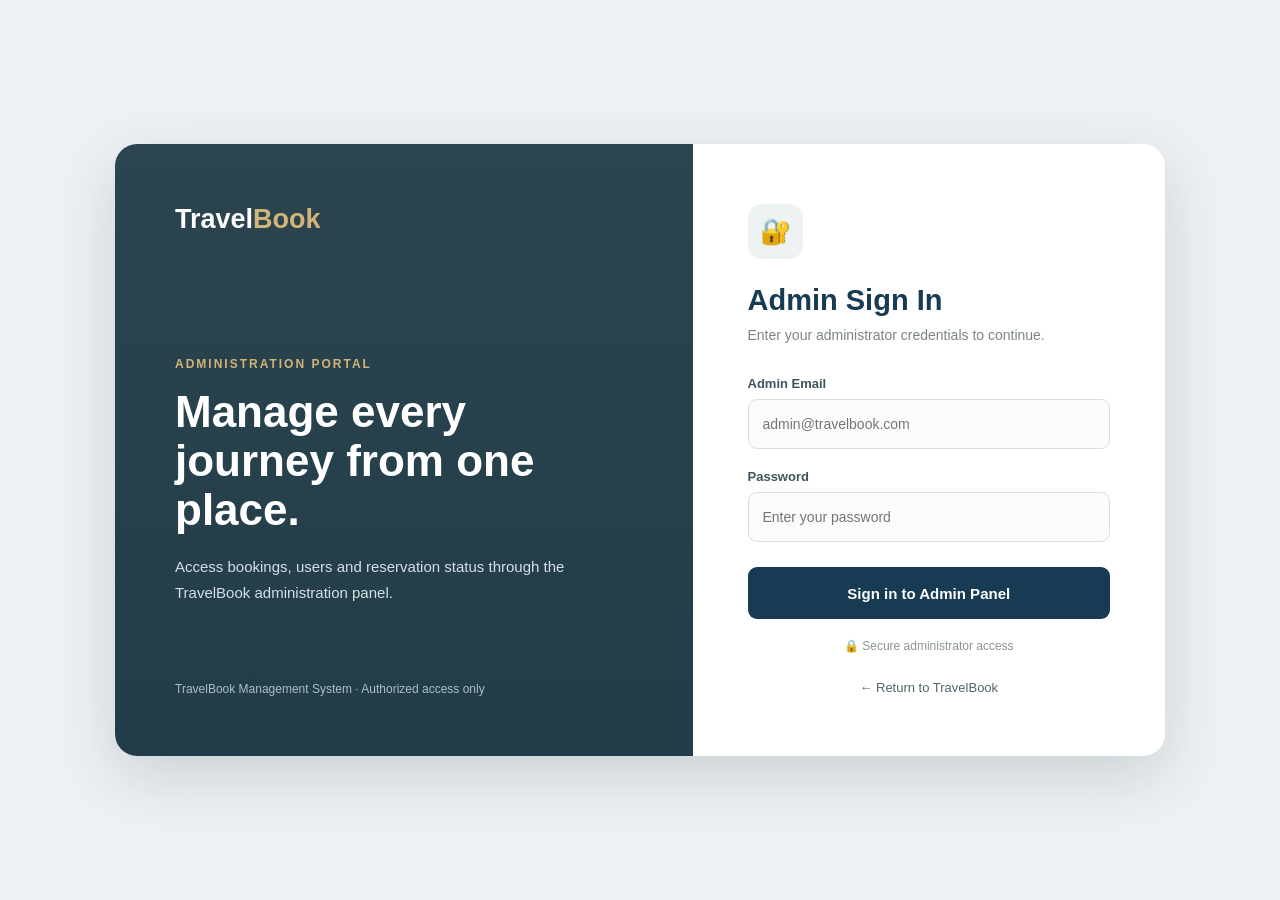
<file: templates/admin_login.html>
<!DOCTYPE html>
<html lang="en">
<head>
    <meta charset="UTF-8">
    <meta name="viewport" content="width=device-width, initial-scale=1.0">

    <title>Admin Login | TravelBook</title>

    <style>
        * {
            margin: 0;
            padding: 0;
            box-sizing: border-box;
        }

        body {
            min-height: 100vh;
            font-family: Arial, sans-serif;
            background: #eef1f3;
            display: flex;
            align-items: center;
            justify-content: center;
        }

        .admin-page {
            width: 100%;
            max-width: 1050px;
            min-height: 600px;
            margin: 25px;
            display: grid;
            grid-template-columns: 1.1fr 0.9fr;
            background: white;
            border-radius: 22px;
            overflow: hidden;
            box-shadow: 0 20px 60px rgba(24, 45, 55, 0.16);
        }

        /* LEFT */

        .admin-intro {
            background:
                linear-gradient(
                    rgba(20, 48, 61, 0.90),
                    rgba(20, 48, 61, 0.94)
                ),
                url("https://images.unsplash.com/photo-1527631746610-bca00a040d60?auto=format&fit=crop&w=1200&q=85")
                center/cover;

            color: white;
            padding: 60px;
            display: flex;
            flex-direction: column;
            justify-content: space-between;
        }

        .logo {
            font-size: 27px;
            font-weight: bold;
        }

        .logo span {
            color: #d2b477;
        }

        .admin-label {
            display: inline-block;
            margin-top: 80px;
            color: #d2b477;
            font-size: 12px;
            font-weight: bold;
            letter-spacing: 2px;
            text-transform: uppercase;
        }

        .admin-intro h1 {
            font-size: 44px;
            line-height: 1.12;
            margin: 15px 0 20px;
        }

        .admin-intro p {
            max-width: 430px;
            color: #d5e0e4;
            line-height: 1.7;
            font-size: 15px;
        }

        .admin-note {
            color: #aebfc5;
            font-size: 12px;
            margin-top: 35px;
        }

        /* RIGHT */

        .login-area {
            padding: 60px 55px;
            display: flex;
            flex-direction: column;
            justify-content: center;
        }

        .security-icon {
            width: 55px;
            height: 55px;
            border-radius: 14px;
            background: #edf2f3;
            display: flex;
            align-items: center;
            justify-content: center;
            font-size: 25px;
            margin-bottom: 25px;
        }

        .login-area h2 {
            color: #173b52;
            font-size: 29px;
            margin-bottom: 8px;
        }

        .subtitle {
            color: #7b8589;
            font-size: 14px;
            line-height: 1.5;
            margin-bottom: 30px;
        }

        .field {
            margin-bottom: 20px;
        }

        label {
            display: block;
            color: #40535b;
            font-size: 13px;
            font-weight: bold;
            margin-bottom: 8px;
        }

        input {
            width: 100%;
            height: 50px;
            padding: 0 14px;
            border: 1px solid #d8dfe1;
            border-radius: 9px;
            background: #fafbfb;
            font-size: 14px;
            outline: none;
        }

        input:focus {
            border-color: #557d88;
            background: white;
            box-shadow: 0 0 0 3px rgba(85, 125, 136, 0.1);
        }

        .login-button {
            width: 100%;
            height: 52px;
            margin-top: 5px;
            border: none;
            border-radius: 9px;
            background: #173b52;
            color: white;
            font-size: 15px;
            font-weight: bold;
            cursor: pointer;
            transition: 0.25s;
        }

        .login-button:hover {
            background: #285d70;
        }

        .security-text {
            margin-top: 20px;
            text-align: center;
            color: #8b9498;
            font-size: 12px;
        }

        .back-home {
            text-align: center;
            margin-top: 25px;
        }

        .back-home a {
            color: #52656c;
            font-size: 13px;
            text-decoration: none;
        }

        .back-home a:hover {
            color: #173b52;
        }

        /* MOBILE */

        @media (max-width: 750px) {

            .admin-page {
                grid-template-columns: 1fr;
                margin: 15px;
            }

            .admin-intro {
                min-height: 300px;
                padding: 35px;
            }

            .admin-label {
                margin-top: 40px;
            }

            .admin-intro h1 {
                font-size: 32px;
            }

            .admin-note {
                display: none;
            }

            .login-area {
                padding: 40px 30px;
            }
        }
    </style>
</head>

<body>

    <div class="admin-page">

        <!-- LEFT SIDE -->

        <section class="admin-intro">

            <div class="logo">
                Travel<span>Book</span>
            </div>

            <div>

                <div class="admin-label">
                    Administration Portal
                </div>

                <h1>
                    Manage every journey from one place.
                </h1>

                <p>
                    Access bookings, users and reservation
                    status through the TravelBook administration
                    panel.
                </p>

            </div>

            <div class="admin-note">
                TravelBook Management System · Authorized access only
            </div>

        </section>


        <!-- RIGHT SIDE -->

        <section class="login-area">

            <div class="security-icon">
                🔐
            </div>

            <h2>Admin Sign In</h2>

            <p class="subtitle">
                Enter your administrator credentials to continue.
            </p>


            <form method="POST" action="/admin">

                <div class="field">

                    <label>
                        Admin Email
                    </label>

                    <input
                        type="email"
                        name="email"
                        placeholder="admin@travelbook.com"
                        required
                    >

                </div>


                <div class="field">

                    <label>
                        Password
                    </label>

                    <input
                        type="password"
                        name="password"
                        placeholder="Enter your password"
                        required
                    >

                </div>


                <button
                    type="submit"
                    class="login-button"
                >
                    Sign in to Admin Panel
                </button>

            </form>


            <div class="security-text">
                🔒 Secure administrator access
            </div>


            <div class="back-home">

                <a href="/">
                    ← Return to TravelBook
                </a>

            </div>

        </section>

    </div>

</body>
</html>
</file>
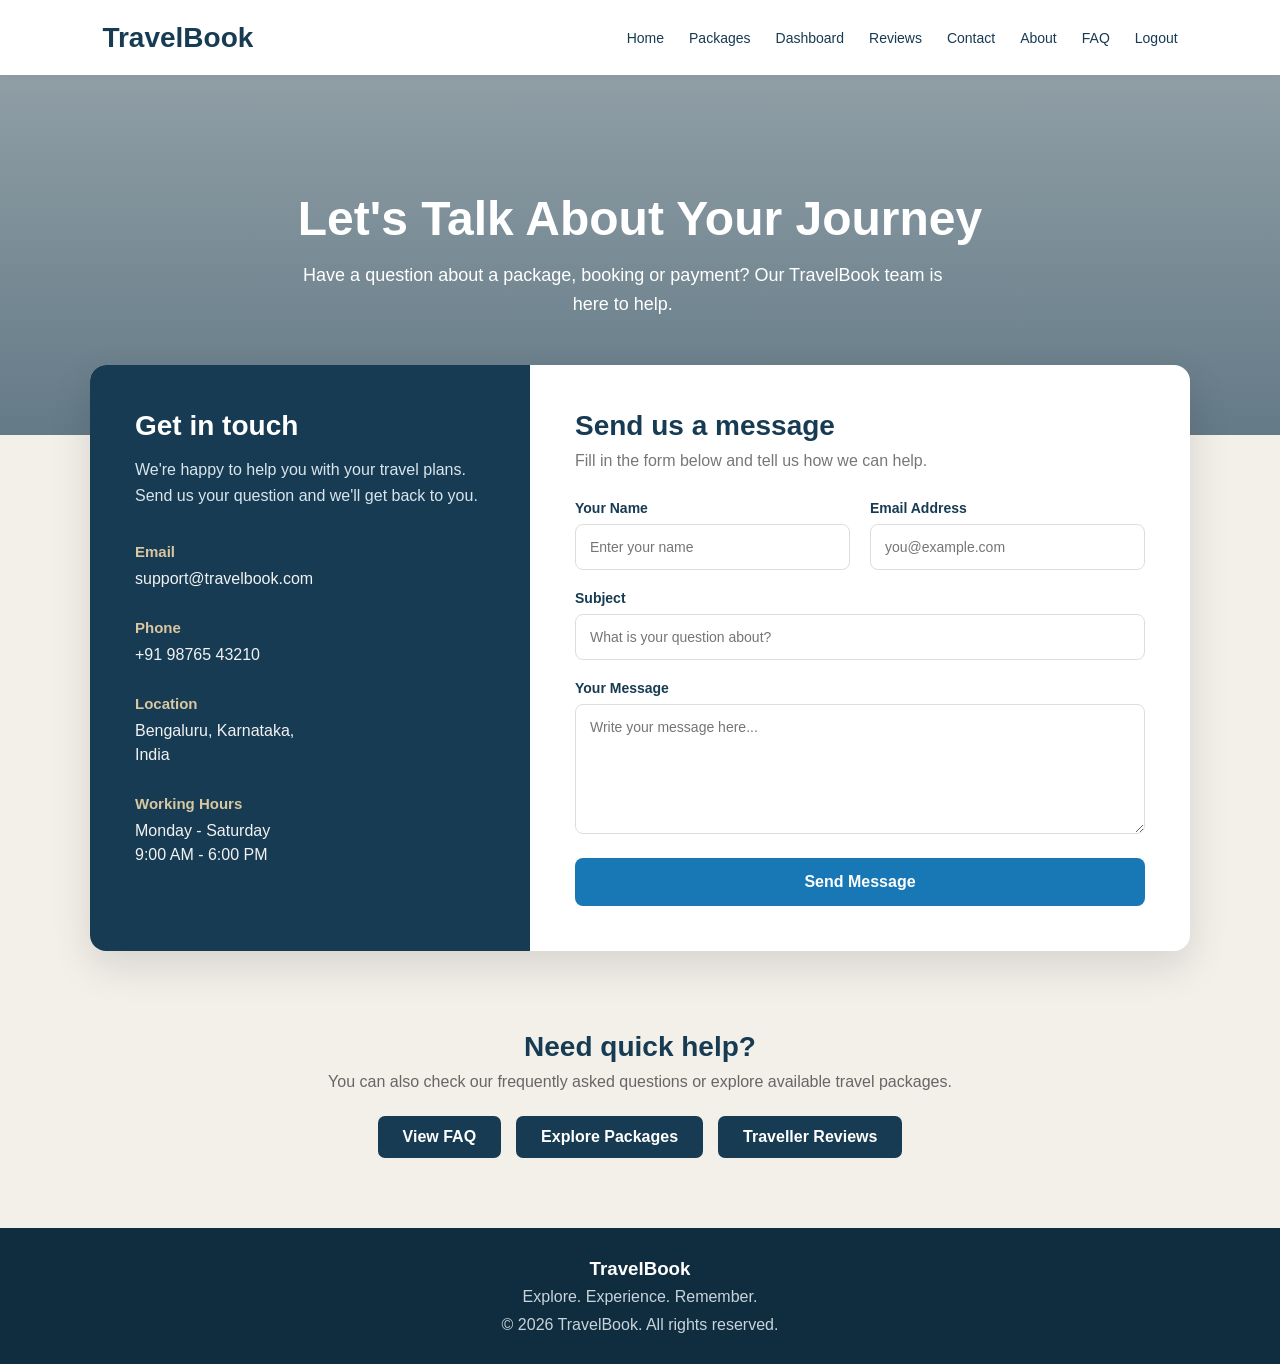
<file: templates/contact.html>
<!DOCTYPE html>
<html lang="en">
<head>
    <meta charset="UTF-8">
    <meta name="viewport" content="width=device-width, initial-scale=1.0">

    <title>Contact Us - TravelBook</title>

    <style>
        * {
            margin: 0;
            padding: 0;
            box-sizing: border-box;
        }

        body {
            font-family: Arial, sans-serif;
            background: #f3f0ea;
            color: #173b52;
        }

        /* NAVBAR */
        .navbar {
            height: 75px;
            background: white;
            display: flex;
            align-items: center;
            justify-content: space-between;
            padding: 0 8%;
            box-shadow: 0 2px 10px rgba(0,0,0,0.05);
        }

        .logo {
            font-size: 28px;
            font-weight: bold;
            color: #173b52;
        }

        .nav-links {
            display: flex;
            gap: 25px;
        }

        .nav-links a {
            text-decoration: none;
            color: #173b52;
            font-size: 14px;
            font-weight: 500;
        }

        .nav-links a:hover {
            color: #1778b5;
        }

        /* HERO */
        .hero {
            height: 360px;
            background:
                linear-gradient(rgba(23,59,82,0.45), rgba(23,59,82,0.65)),
                url("https://images.unsplash.com/photo-1507525428034-b723cf961d3e?auto=format&fit=crop&w=1600&q=80");
            background-size: cover;
            background-position: center;
            display: flex;
            align-items: center;
            justify-content: center;
            text-align: center;
            color: white;
        }

        .hero-content h1 {
            font-size: 48px;
            margin-bottom: 15px;
        }

        .hero-content p {
            font-size: 18px;
            max-width: 650px;
            line-height: 1.6;
        }

        /* CONTACT SECTION */
        .contact-section {
            max-width: 1100px;
            margin: -70px auto 80px;
            position: relative;
            display: grid;
            grid-template-columns: 40% 60%;
            background: white;
            border-radius: 16px;
            overflow: hidden;
            box-shadow: 0 15px 40px rgba(0,0,0,0.12);
        }

        /* LEFT */
        .contact-info {
            background: #173b52;
            color: white;
            padding: 45px;
        }

        .contact-info h2 {
            font-size: 28px;
            margin-bottom: 15px;
        }

        .contact-info > p {
            color: #d9e5ec;
            line-height: 1.6;
            margin-bottom: 35px;
        }

        .info-item {
            margin-bottom: 28px;
        }

        .info-item h3 {
            font-size: 15px;
            margin-bottom: 7px;
            color: #d9c7a1;
        }

        .info-item p {
            color: #f2f2f2;
            line-height: 1.5;
        }

        /* RIGHT */
        .contact-form {
            padding: 45px;
        }

        .contact-form h2 {
            font-size: 28px;
            margin-bottom: 10px;
        }

        .contact-form .subtitle {
            color: #777;
            margin-bottom: 30px;
        }

        .form-row {
            display: grid;
            grid-template-columns: 1fr 1fr;
            gap: 20px;
        }

        .form-group {
            margin-bottom: 20px;
        }

        label {
            display: block;
            font-size: 14px;
            font-weight: bold;
            margin-bottom: 8px;
        }

        input,
        textarea {
            width: 100%;
            padding: 14px;
            border: 1px solid #ddd;
            border-radius: 8px;
            font-size: 14px;
            outline: none;
            font-family: Arial, sans-serif;
        }

        input:focus,
        textarea:focus {
            border-color: #1778b5;
        }

        textarea {
            height: 130px;
            resize: vertical;
        }

        .submit-btn {
            width: 100%;
            padding: 15px;
            border: none;
            border-radius: 8px;
            background: #1778b5;
            color: white;
            font-size: 16px;
            font-weight: bold;
            cursor: pointer;
        }

        .submit-btn:hover {
            background: #125f8f;
        }

        /* QUICK LINKS */
        .quick-links {
            text-align: center;
            margin: 0 auto 70px;
        }

        .quick-links h2 {
            font-size: 28px;
            margin-bottom: 10px;
        }

        .quick-links p {
            color: #666;
            margin-bottom: 25px;
        }

        .buttons {
            display: flex;
            justify-content: center;
            gap: 15px;
        }

        .buttons a {
            text-decoration: none;
            background: #173b52;
            color: white;
            padding: 12px 25px;
            border-radius: 7px;
            font-weight: bold;
        }

        .buttons a:hover {
            background: #1778b5;
        }

        /* FOOTER */
        footer {
            background: #102d40;
            color: white;
            text-align: center;
            padding: 30px;
        }

        footer h3 {
            margin-bottom: 8px;
        }

        footer p {
            color: #c8d4db;
        }

        /* MOBILE */
        @media (max-width: 800px) {

            .navbar {
                padding: 0 5%;
            }

            .nav-links {
                gap: 10px;
            }

            .nav-links a {
                font-size: 11px;
            }

            .hero-content h1 {
                font-size: 36px;
            }

            .contact-section {
                grid-template-columns: 1fr;
                margin: -40px 20px 60px;
            }

            .form-row {
                grid-template-columns: 1fr;
                gap: 0;
            }

            .contact-info,
            .contact-form {
                padding: 30px;
            }

            .buttons {
                flex-direction: column;
                margin: 0 30px;
            }
        }
    </style>
</head>

<body>

    <!-- NAVBAR -->
    <nav class="navbar">

        <div class="logo">
            TravelBook
        </div>

        <div class="nav-links">
            <a href="/">Home</a>
            <a href="/packages">Packages</a>
            <a href="/dashboard">Dashboard</a>
            <a href="/reviews">Reviews</a>
            <a href="/contact">Contact</a>
            <a href="/about">About</a>
            <a href="/faq">FAQ</a>
            <a href="/logout">Logout</a>
        </div>

    </nav>


    <!-- HERO -->
    <section class="hero">

        <div class="hero-content">

            <h1>Let's Talk About Your Journey</h1>

            <p>
                Have a question about a package, booking or payment?
                Our TravelBook team is here to help.
            </p>

        </div>

    </section>


    <!-- CONTACT AREA -->
    <section class="contact-section">

        <!-- LEFT INFORMATION -->
        <div class="contact-info">

            <h2>Get in touch</h2>

            <p>
                We're happy to help you with your travel plans.
                Send us your question and we'll get back to you.
            </p>


            <div class="info-item">
                <h3>Email</h3>
                <p>support@travelbook.com</p>
            </div>


            <div class="info-item">
                <h3>Phone</h3>
                <p>+91 98765 43210</p>
            </div>


            <div class="info-item">
                <h3>Location</h3>
                <p>
                    Bengaluru, Karnataka,<br>
                    India
                </p>
            </div>


            <div class="info-item">
                <h3>Working Hours</h3>
                <p>
                    Monday - Saturday<br>
                    9:00 AM - 6:00 PM
                </p>
            </div>

        </div>


        <!-- CONTACT FORM -->
        <div class="contact-form">

            <h2>Send us a message</h2>

            <p class="subtitle">
                Fill in the form below and tell us how we can help.
            </p>


            <form id="contactForm">

                <div class="form-row">

                    <div class="form-group">

                        <label>Your Name</label>

                        <input
                            type="text"
                            name="name"
                            placeholder="Enter your name"
                            required
                        >

                    </div>


                    <div class="form-group">

                        <label>Email Address</label>

                        <input
                            type="email"
                            name="email"
                            placeholder="you@example.com"
                            required
                        >

                    </div>

                </div>


                <div class="form-group">

                    <label>Subject</label>

                    <input
                        type="text"
                        name="subject"
                        placeholder="What is your question about?"
                        required
                    >

                </div>


                <div class="form-group">

                    <label>Your Message</label>

                    <textarea
                        name="message"
                        placeholder="Write your message here..."
                        required
                    ></textarea>

                </div>


                <button type="submit" class="submit-btn">
                    Send Message
                </button>

            </form>

        </div>

    </section>


    <!-- QUICK LINKS -->
    <section class="quick-links">

        <h2>Need quick help?</h2>

        <p>
            You can also check our frequently asked questions or explore
            available travel packages.
        </p>

        <div class="buttons">

            <a href="/faq">
                View FAQ
            </a>

            <a href="/packages">
                Explore Packages
            </a>

            <a href="/reviews">
                Traveller Reviews
            </a>

        </div>

    </section>


    <!-- FOOTER -->
    <footer>

        <h3>TravelBook</h3>

        <p>
            Explore. Experience. Remember.
        </p>

        <p style="margin-top: 10px;">
            © 2026 TravelBook. All rights reserved.
        </p>

    </footer>


    <!-- FORM MESSAGE -->
    <script>

        document.getElementById("contactForm").addEventListener("submit", function(event) {

            event.preventDefault();

            alert(
                "Thank you for contacting TravelBook! " +
                "Your message has been received."
            );

            this.reset();

        });

    </script>

</body>
</html>
</file>
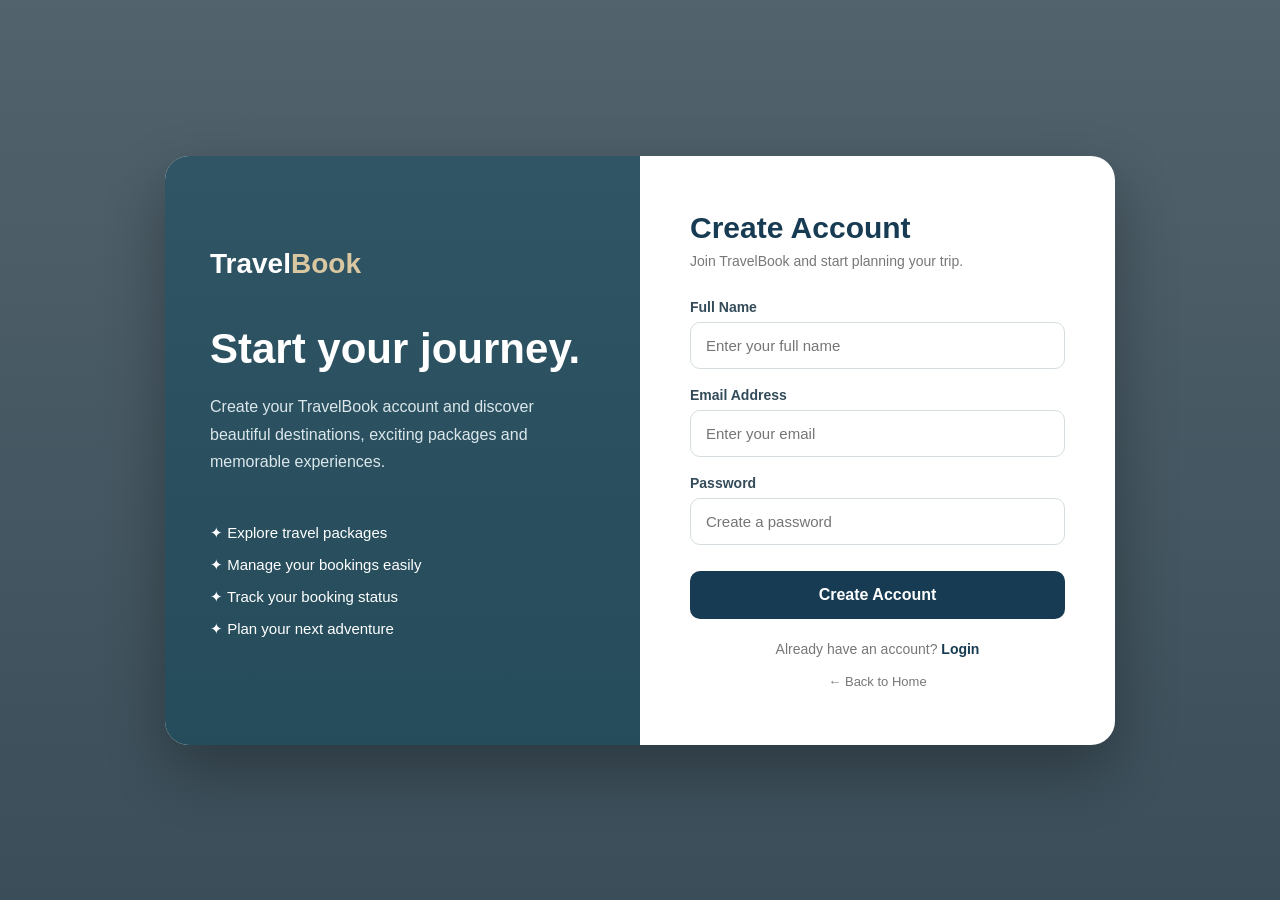
<file: templates/register.html>
<!DOCTYPE html>
<html lang="en">
<head>
    <meta charset="UTF-8">
    <meta name="viewport" content="width=device-width, initial-scale=1.0">
    <title>Create Account | TravelBook</title>

    <style>
        * {
            box-sizing: border-box;
            margin: 0;
            padding: 0;
        }

        body {
            font-family: Arial, sans-serif;
            min-height: 100vh;
            background:
                linear-gradient(rgba(15, 38, 52, 0.72), rgba(15, 38, 52, 0.82)),
                url("https://images.unsplash.com/photo-1500534623283-312aade485b7?auto=format&fit=crop&w=1600&q=80")
                center/cover no-repeat;
            display: flex;
            align-items: center;
            justify-content: center;
            padding: 30px;
        }

        .register-wrapper {
            width: 100%;
            max-width: 950px;
            min-height: 560px;
            display: grid;
            grid-template-columns: 1fr 1fr;
            background: white;
            border-radius: 24px;
            overflow: hidden;
            box-shadow: 0 25px 60px rgba(0, 0, 0, 0.3);
        }

        /* LEFT SIDE */

        .register-info {
            background:
                linear-gradient(rgba(19, 61, 78, 0.88), rgba(19, 61, 78, 0.92)),
                url("https://images.unsplash.com/photo-1469474968028-56623f02e42e?auto=format&fit=crop&w=900&q=80")
                center/cover;
            color: white;
            padding: 55px 45px;
            display: flex;
            flex-direction: column;
            justify-content: center;
        }

        .logo {
            font-size: 28px;
            font-weight: bold;
            margin-bottom: 45px;
        }

        .logo span {
            color: #d9c7a1;
        }

        .register-info h1 {
            font-size: 42px;
            line-height: 1.15;
            margin-bottom: 20px;
        }

        .register-info p {
            color: #dbe7eb;
            font-size: 16px;
            line-height: 1.7;
            max-width: 380px;
        }

        .travel-points {
            margin-top: 35px;
        }

        .travel-points div {
            margin: 14px 0;
            font-size: 15px;
        }

        /* RIGHT SIDE */

        .register-form {
            padding: 55px 50px;
            display: flex;
            flex-direction: column;
            justify-content: center;
        }

        .register-form h2 {
            color: #173b52;
            font-size: 30px;
            margin-bottom: 8px;
        }

        .subtitle {
            color: #777;
            margin-bottom: 30px;
            font-size: 14px;
        }

        .input-group {
            margin-bottom: 18px;
        }

        label {
            display: block;
            margin-bottom: 7px;
            color: #344b59;
            font-weight: 600;
            font-size: 14px;
        }

        input {
            width: 100%;
            padding: 14px 15px;
            border: 1px solid #d5dde1;
            border-radius: 10px;
            font-size: 15px;
            outline: none;
            transition: 0.3s;
        }

        input:focus {
            border-color: #2d6878;
            box-shadow: 0 0 0 3px rgba(45, 104, 120, 0.1);
        }

        button {
            width: 100%;
            padding: 15px;
            border: none;
            border-radius: 10px;
            background: #173b52;
            color: white;
            font-size: 16px;
            font-weight: bold;
            cursor: pointer;
            margin-top: 8px;
            transition: 0.3s;
        }

        button:hover {
            background: #285d70;
            transform: translateY(-1px);
        }

        .login-text {
            text-align: center;
            margin-top: 22px;
            color: #777;
            font-size: 14px;
        }

        .login-text a {
            color: #173b52;
            font-weight: bold;
            text-decoration: none;
        }

        .login-text a:hover {
            text-decoration: underline;
        }

        .back-home {
            text-align: center;
            margin-top: 15px;
        }

        .back-home a {
            color: #777;
            text-decoration: none;
            font-size: 13px;
        }

        @media (max-width: 750px) {
            .register-wrapper {
                grid-template-columns: 1fr;
            }

            .register-info {
                padding: 35px;
                min-height: 300px;
            }

            .register-info h1 {
                font-size: 32px;
            }

            .logo {
                margin-bottom: 25px;
            }

            .travel-points {
                display: none;
            }

            .register-form {
                padding: 40px 30px;
            }
        }
    </style>
</head>

<body>

    <div class="register-wrapper">

        <!-- LEFT -->
        <div class="register-info">

            <div class="logo">
                Travel<span>Book</span>
            </div>

            <h1>Start your journey.</h1>

            <p>
                Create your TravelBook account and discover beautiful
                destinations, exciting packages and memorable experiences.
            </p>

            <div class="travel-points">
                <div>✦ Explore travel packages</div>
                <div>✦ Manage your bookings easily</div>
                <div>✦ Track your booking status</div>
                <div>✦ Plan your next adventure</div>
            </div>

        </div>


        <!-- RIGHT -->
        <div class="register-form">

            <h2>Create Account</h2>

            <p class="subtitle">
                Join TravelBook and start planning your trip.
            </p>

            <form method="POST" action="/register">

                <div class="input-group">
                    <label>Full Name</label>
                    <input
                        type="text"
                        name="name"
                        placeholder="Enter your full name"
                        required
                    >
                </div>

                <div class="input-group">
                    <label>Email Address</label>
                    <input
                        type="email"
                        name="email"
                        placeholder="Enter your email"
                        required
                    >
                </div>

                <div class="input-group">
                    <label>Password</label>
                    <input
                        type="password"
                        name="password"
                        placeholder="Create a password"
                        required
                    >
                </div>

                <button type="submit">
                    Create Account
                </button>

            </form>

            <div class="login-text">
                Already have an account?
                <a href="/login">Login</a>
            </div>

            <div class="back-home">
                <a href="/">← Back to Home</a>
            </div>

        </div>

    </div>

</body>
</html>
</file>
